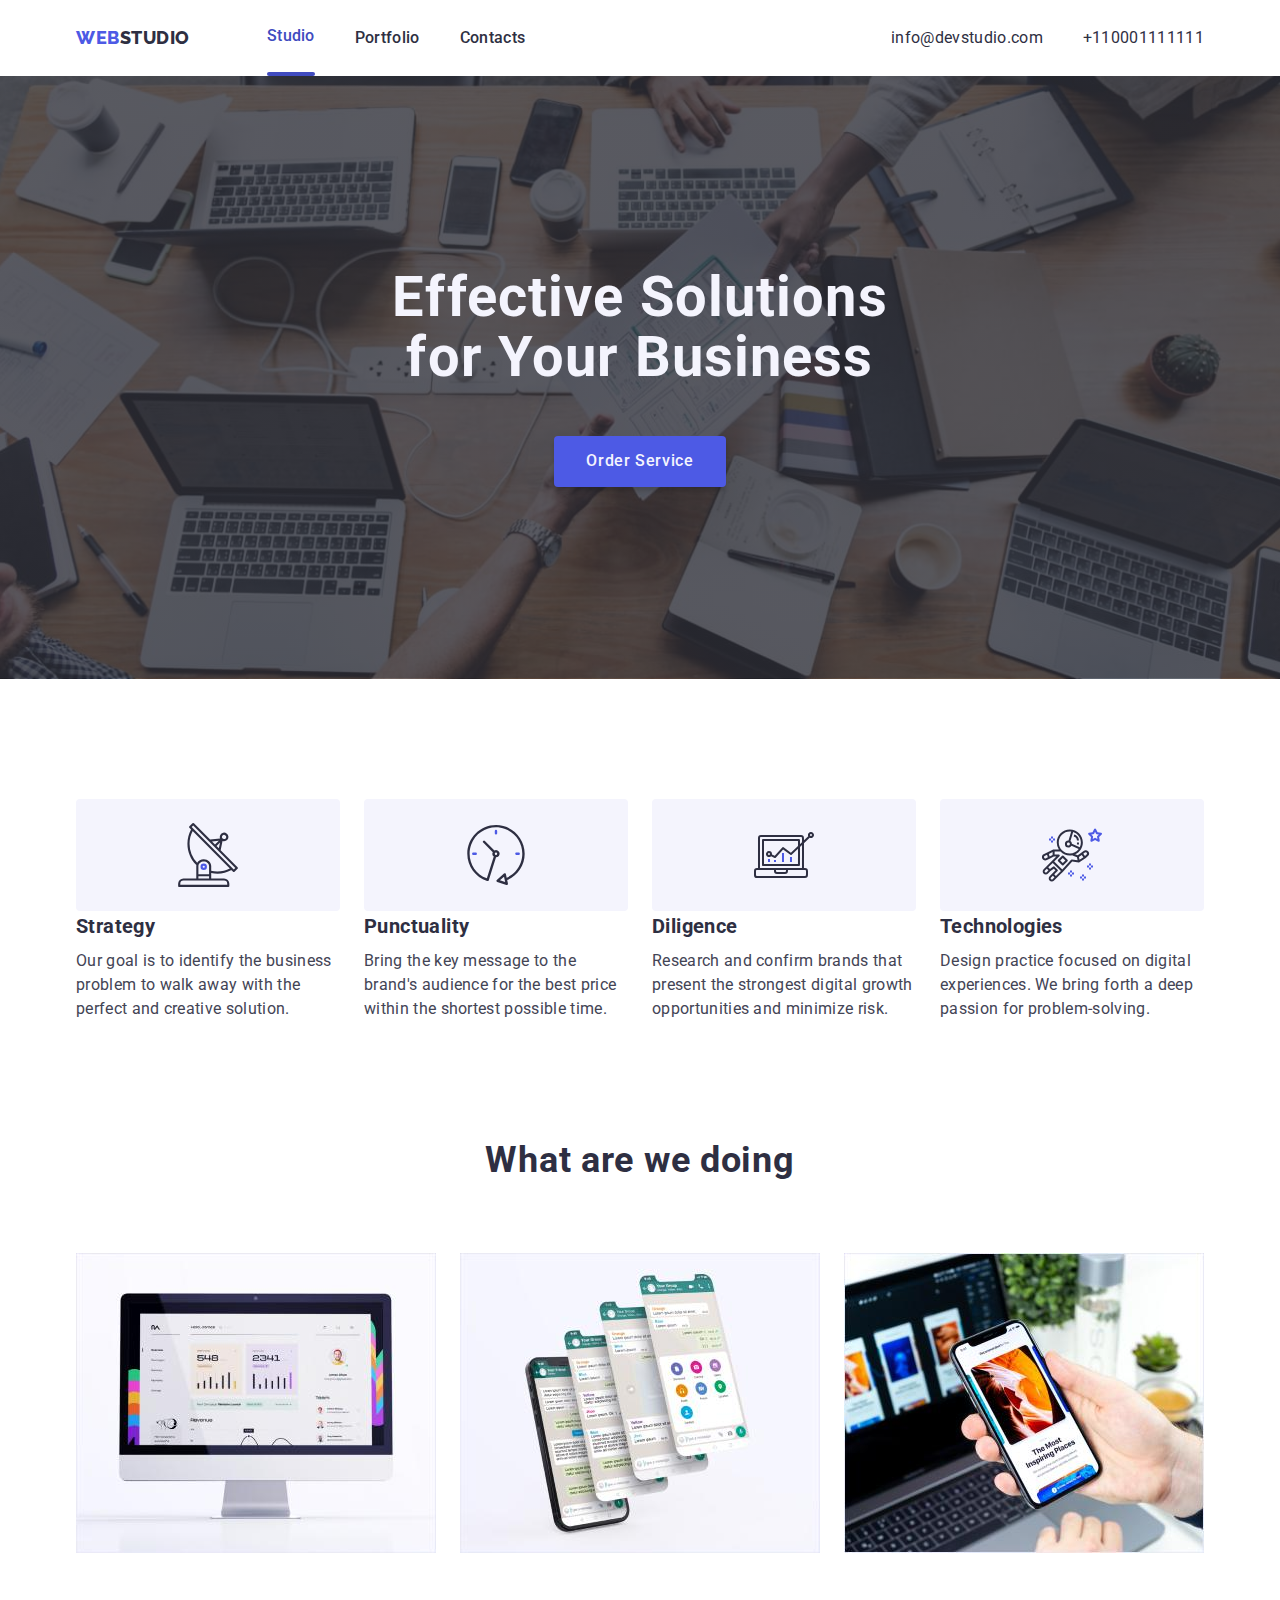
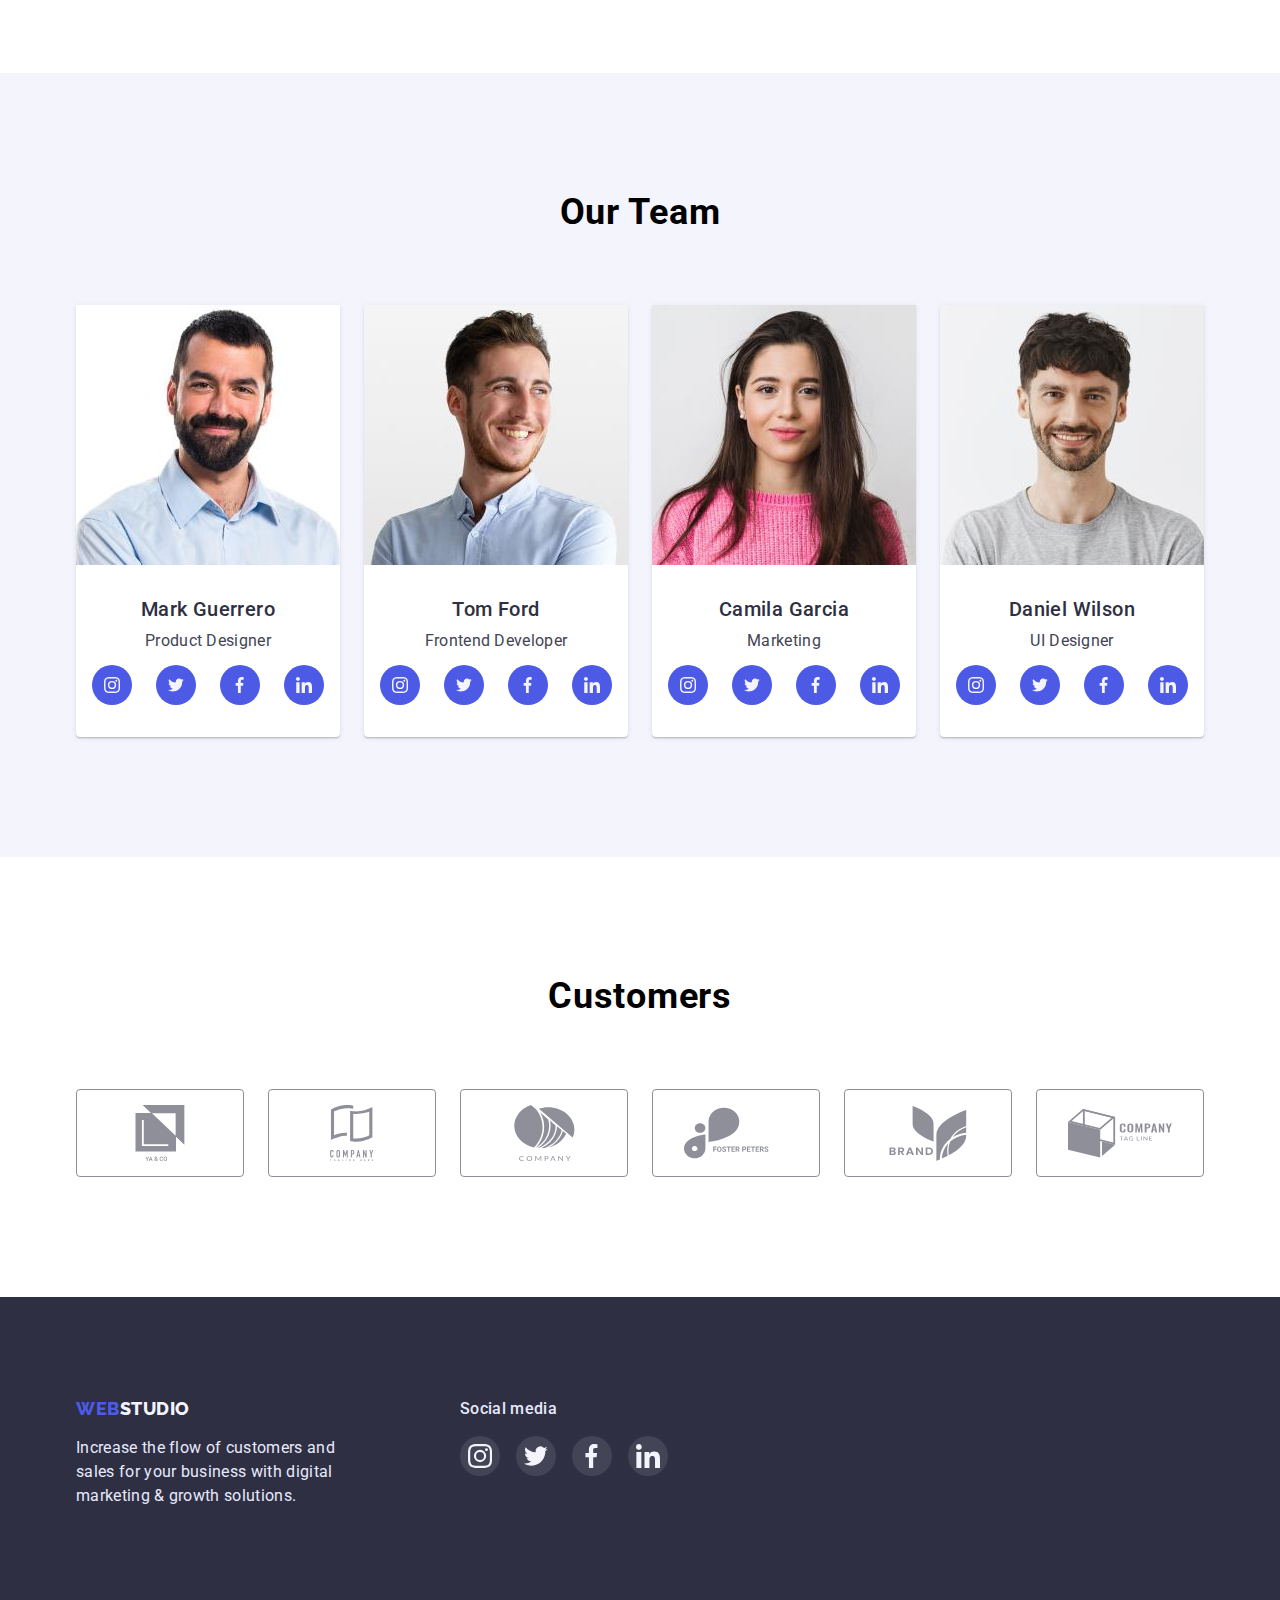
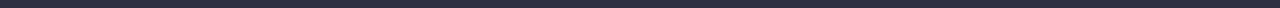
<file: index.html>
<!DOCTYPE html>
<html lang="en">
<head>
    <meta charset="UTF-8">
    <meta http-equiv="X-UA-Compatible" content="IE=edge">
    <meta name="viewport" content="width=device-width, initial-scale=1.0">
    <title>webstudio</title>
    <link href="https://fonts.googleapis.com/css2?family=Raleway:wght@800&family=Roboto:wght@400;500;700;900&display=swap" rel="stylesheet">
    <link rel="stylesheet" href="https://cdnjs.cloudflare.com/ajax/libs/modern-normalize/1.1.0/modern-normalize.min.css">  
    <link rel="stylesheet" href="./css/styles.css">
    
    
</head>
<body>

    <header>
        <div class="container">
            <div class="main-nav">
                <nav class="site-nav">
                    <a href="" class="header-logo"><span>WEB</span>STUDIO</a>
            
                    <ul class="site-nav">
                        <li class="item"><a class="nav-link link-current" href="./index.html">Studio</a></li>
                        <li class="item"><a class="nav-link" href="./portfolio.html">Portfolio</a></li>
                        <li class="item"><a class="nav-link" href="">Contacts</a></li>
                        
                    </ul>
                </nav>
            
                    <ul class="auth-nav" >
            
                        <li class="item"><a class="contacts" href="info@devstudio.com">info@devstudio.com</a></li>
                        <li class="item"><a class="contacts" href="tel:+110001111111">+110001111111</a></li>
                        
                    </ul>
    
            </div>
        </div>
      

    </header>

        
    
     <main>
        
            <section class="hero hero-image">

              
                <h1 class="hero-tittle">Effective Solutions<br>for Your Business</h1>

                <button class="button-hero" type="button" data-modal-open>Order Service</button>
            
                
                
            

        </section>
        
            
        
    
        <section class="our-mission">
            <div class="container">
            <h2 class="visually-hidden">our mission</h2>
            <ul class="feauters-list">

                <li class="list-item">
                    <div class="list-image">
                        <svg class="list-image-svg">
                            <use href="./images/symbol-defs.svg#icon-mission-antena"></use>
                        </svg>
                    </div>
                    <h3 class="our-mission-tittle">Strategy</h3>
                    <p>Our goal is to identify the business problem to walk away with the perfect and creative solution. </p>
                </li>
    
                <li class="list-item">
                    <div class="list-image">
                        <svg class="list-image-svg">
                            <use href="./images/symbol-defs.svg#icon-mission-clock"></use>
                        </svg>
                    </div> 
                    <h3 class="our-mission-tittle">Punctuality</h3>
                    <p>Bring the key message to the brand's audience for the best price within the shortest possible time. </p>
                </li>
    
                <li class="list-item">
                    <div class="list-image">
                        <svg class="list-image-svg">
                            <use href="./images/symbol-defs.svg#icon-mission-comp"></use>
                        </svg>
                    </div>
                    <h3 class="our-mission-tittle">Diligence</h3>
                    <p>Research and confirm brands that present the strongest digital growth opportunities and minimize risk. </p>
                </li>
    
                <li class="list-item">
                    <div class="list-image">
                        <svg class="list-image-svg">
                            <use href="./images/symbol-defs.svg#icon-mission-cosmo"></use>
                        </svg>
                    </div>
                    <h3 class="our-mission-tittle">Technologies</h3>
                    <p>Design practice focused on digital experiences. We bring forth a deep passion for problem-solving. </p>
                </li>
            </ul>
            </div>
            
        </section>
    
        <section class="what-we-do">
            <div class="container">
                <h2 class="what-wedo">What are we doing</h2>
    
                <ul class="what-wedo-list">
                    <li class="what-wedo-item"><img src="./images/wedo1.jpg" alt="computer" width="360"></li>
                    <li class="what-wedo-item"><img src="./images/wedo2.jpg" alt="phone" width="360"></li>
                    <li class="what-wedo-item"><img src="./images/wedo3.jpg" alt="computer and phone" width="360"></li>
                </ul>
            </div>
           
                
            
    
        </section>
    
        <section class="our-team">
            <div class="container">
                <h2 class="our-team-tittle">Our Team</h2>
    
            
                <ul class="our-team-list">
                    <li class="our-team-item">
                        <img src="./images/mark.jpg" alt="mark" width="264" height="260">
                        <div class="team-content">
                            <h3 class="card-name">Mark Guerrero</h3>
                            <p class="card-text">Product Designer</p>
                        
                            <ul class="team-link-set">

                                <li class="team-link-actions">
                                    <a href="" class="team-link-list">
                                        <svg class="team-link-item">
                                            <use href="./images/symbol-defs.svg#icon-instagram"></use>
                                        </svg>
                                    </a>
                                </li>
                                <li class="team-link-actions">
                                    <a href="" class="team-link-list">
                                        <svg class="team-link-item">
                                            <use href="./images/symbol-defs.svg#icon-twitter"></use>
                                        </svg>
                                    </a>
                                </li>
                                <li class="team-link-actions">
                                    <a href="" class="team-link-list">
                                        <svg class="team-link-item">
                                            <use href="./images/symbol-defs.svg#icon-facebook"></use>
                                        </svg>
                                    </a>
                                </li>
                                <li class="team-link-actions">
                                    <a href="" class="team-link-list">
                                        <svg class="team-link-item">
                                            <use href="./images/symbol-defs.svg#icon-linkedin"></use>
                                        </svg>
                                    </a>
                                </li>
                            </ul>
                        </div>
                        
                    </li>
    
                    <li class="our-team-item">
                        <img src="./images/tom.jpg" alt="tom" width="264" height="260">
                        <div class="team-content">
                            <h3 class="card-name">Tom Ford</h3>
                            <p class="card-text">Frontend Developer</p>
                        
                            <ul class="team-link-set">

                                <li class="team-link-actions">
                                    <a href="" class="team-link-list">
                                        <svg class="team-link-item">
                                            <use href="./images/symbol-defs.svg#icon-instagram"></use>
                                        </svg>
                                    </a>
                                </li>
                                <li class="team-link-actions">
                                    <a href="" class="team-link-list">
                                        <svg class="team-link-item">
                                            <use href="./images/symbol-defs.svg#icon-twitter"></use>
                                        </svg>
                                    </a>
                                </li>
                                <li class="team-link-actions">
                                    <a href="" class="team-link-list">
                                        <svg class="team-link-item">
                                            <use href="./images/symbol-defs.svg#icon-facebook"></use>
                                        </svg>
                                    </a>
                                </li>
                                <li class="team-link-actions">
                                    <a href="" class="team-link-list">
                                        <svg class="team-link-item">
                                            <use href="./images/symbol-defs.svg#icon-linkedin"></use>
                                        </svg>
                                    </a>
                                </li>
                            </ul>
                        </div>
                        
                    </li>
    
                    <li class="our-team-item">
                        <img src="./images/camila.jpg" alt="Camilla" width="264" height="260">
                        <div class="team-content">
                            <h3 class="card-name">Camila Garcia</h3>
                            <p class="card-text">Marketing</p>
                        
                            <ul class="team-link-set">

                                <li class="team-link-actions">
                                    <a href="" class="team-link-list">
                                        <svg class="team-link-item">
                                            <use href="./images/symbol-defs.svg#icon-instagram"></use>
                                        </svg>
                                    </a>
                                </li>
                                <li class="team-link-actions">
                                    <a href="" class="team-link-list">
                                        <svg class="team-link-item">
                                            <use href="./images/symbol-defs.svg#icon-twitter"></use>
                                        </svg>
                                    </a>
                                </li>
                                <li class="team-link-actions">
                                    <a href="" class="team-link-list">
                                        <svg class="team-link-item">
                                            <use href="./images/symbol-defs.svg#icon-facebook"></use>
                                        </svg>
                                    </a>
                                </li>
                                <li class="team-link-actions">
                                    <a href="" class="team-link-list">
                                        <svg class="team-link-item">
                                            <use href="./images/symbol-defs.svg#icon-linkedin"></use>
                                        </svg>
                                    </a>
                                </li>
                            </ul>
                        </div>
                    </li>
    
                    <li class="our-team-item"> <img src="./images/daniel.jpg" alt="daniel" width="264" height="260">
                        <div class="team-content">
                            <h3 class="card-name">Daniel Wilson</h3>
                            <p class="card-text">UI Designer</p>
                        
                            <ul class="team-link-set">

                                <li class="team-link-actions">
                                    <a href="" class="team-link-list">
                                        <svg class="team-link-item">
                                            <use href="./images/symbol-defs.svg#icon-instagram"></use>
                                        </svg>
                                    </a>
                                </li>
                                <li class="team-link-actions">
                                    <a href="" class="team-link-list">
                                        <svg class="team-link-item">
                                            <use href="./images/symbol-defs.svg#icon-twitter"></use>
                                        </svg>
                                    </a>
                                </li>
                                <li class="team-link-actions">
                                    <a href="" class="team-link-list">
                                        <svg class="team-link-item">
                                            <use href="./images/symbol-defs.svg#icon-facebook"></use>
                                        </svg>
                                    </a>
                                </li>
                                <li class="team-link-actions">
                                    <a href="" class="team-link-list">
                                        <svg class="team-link-item">
                                            <use href="./images/symbol-defs.svg#icon-linkedin"></use>
                                        </svg>
                                    </a>
                                </li>
                            </ul>
                        </div>
                        
                    </li>
                </ul>
            </div>
   
                   
        </section>

    </main>

    <section class="customers">
    <div class="container">

        
        <h2 class="custom">Customers</h2>
        <ul class="actions-customers">
            <li class="customers-item">
                <a href="" class="customers-link">
                    <svg class="customers-icon">
                        <use href="./images/symbol-defs.svg#icon-custom1"></use>
                    </svg>
                </a>
            </li>
            <li class="customers-item">
                <a href="" class="customers-link">
                    <svg class="customers-icon">
                        <use href="./images/symbol-defs.svg#icon-custom2"></use>
                    </svg>
                </a>
            </li>
            <li class="customers-item">
                <a href="" class="customers-link">
                    <svg class="customers-icon">
                        <use href="./images/symbol-defs.svg#icon-custom3"></use>
                    </svg>
                </a>
            </li>
            <li class="customers-item">
                <a href="" class="customers-link">
                    <svg class="customers-icon">
                        <use href="./images/symbol-defs.svg#icon-custom4"></use>
                    </svg>
                </a>
            </li>
            <li class="customers-item">
                <a href="" class="customers-link">
                    <svg class="customers-icon">
                        <use href="./images/symbol-defs.svg#icon-custom5"></use>
                    </svg>
                </a>
            </li>
            <li class="customers-item">
                <a href="" class="customers-link">
                    <svg class="customers-icon">
                        <use href="./images/symbol-defs.svg#icon-custom6"></use>
                    </svg>
                </a>
            </li>
        </ul>
    </div>
        
        
    </section>
           
    

    

    <footer>
        <div class="container">
            <div class="footer-media">
                <div class="footer-content">
                    <a class="footer-logo" href=""><span>WEB</span>STUDIO</a>
                    <p class="footer-text">Increase the flow of customers and sales for your business with digital marketing & growth solutions.</p>
                </div>
    
                <div class="social">
                    <b class="footer-social-text">Social media</b>
                    
                    <ul class="footer-link-set">
        
                        <li class="footer-link-actions">
                            <a href="" class="footer-link-list">
                                <svg class="footer-link-item">
                                    <use href="./images/symbol-defs.svg#icon-instagram"></use>
                                </svg>
                            </a>
                        </li>
                        <li class="footer-link-actions">
                            <a href="" class="footer-link-list">
                                <svg class="footer-link-item">
                                    <use href="./images/symbol-defs.svg#icon-twitter"></use>
                                </svg>
                            </a>
                        </li>
                        <li class="footer-link-actions">
                            <a href="" class="footer-link-list">
                                <svg class="footer-link-item">
                                    <use href="./images/symbol-defs.svg#icon-facebook"></use>
                                </svg>
                            </a>
                        </li>
                        <li class="footer-link-actions">
                            <a href="" class="footer-link-list">
                                <svg class="footer-link-item">
                                    <use href="./images/symbol-defs.svg#icon-linkedin"></use>
                                </svg>
                            </a>
                        </li>
                    </ul>
                </div>
            </div>
            


        </div>

        
        
    </footer>

    <div class="backdrop is-hidden" data-modal>
        <div class="modal">
            <button class="button-modal" type="button" data-modal-close>
                <svg width="8" height="8">
                    <use href="./images/symbol-defs.svg#close-modal"></use>
                </svg>
            </button>
        </div>
    </div>

    <script src="./js/modal.js"></script>
    
</body>
</html>
</file>
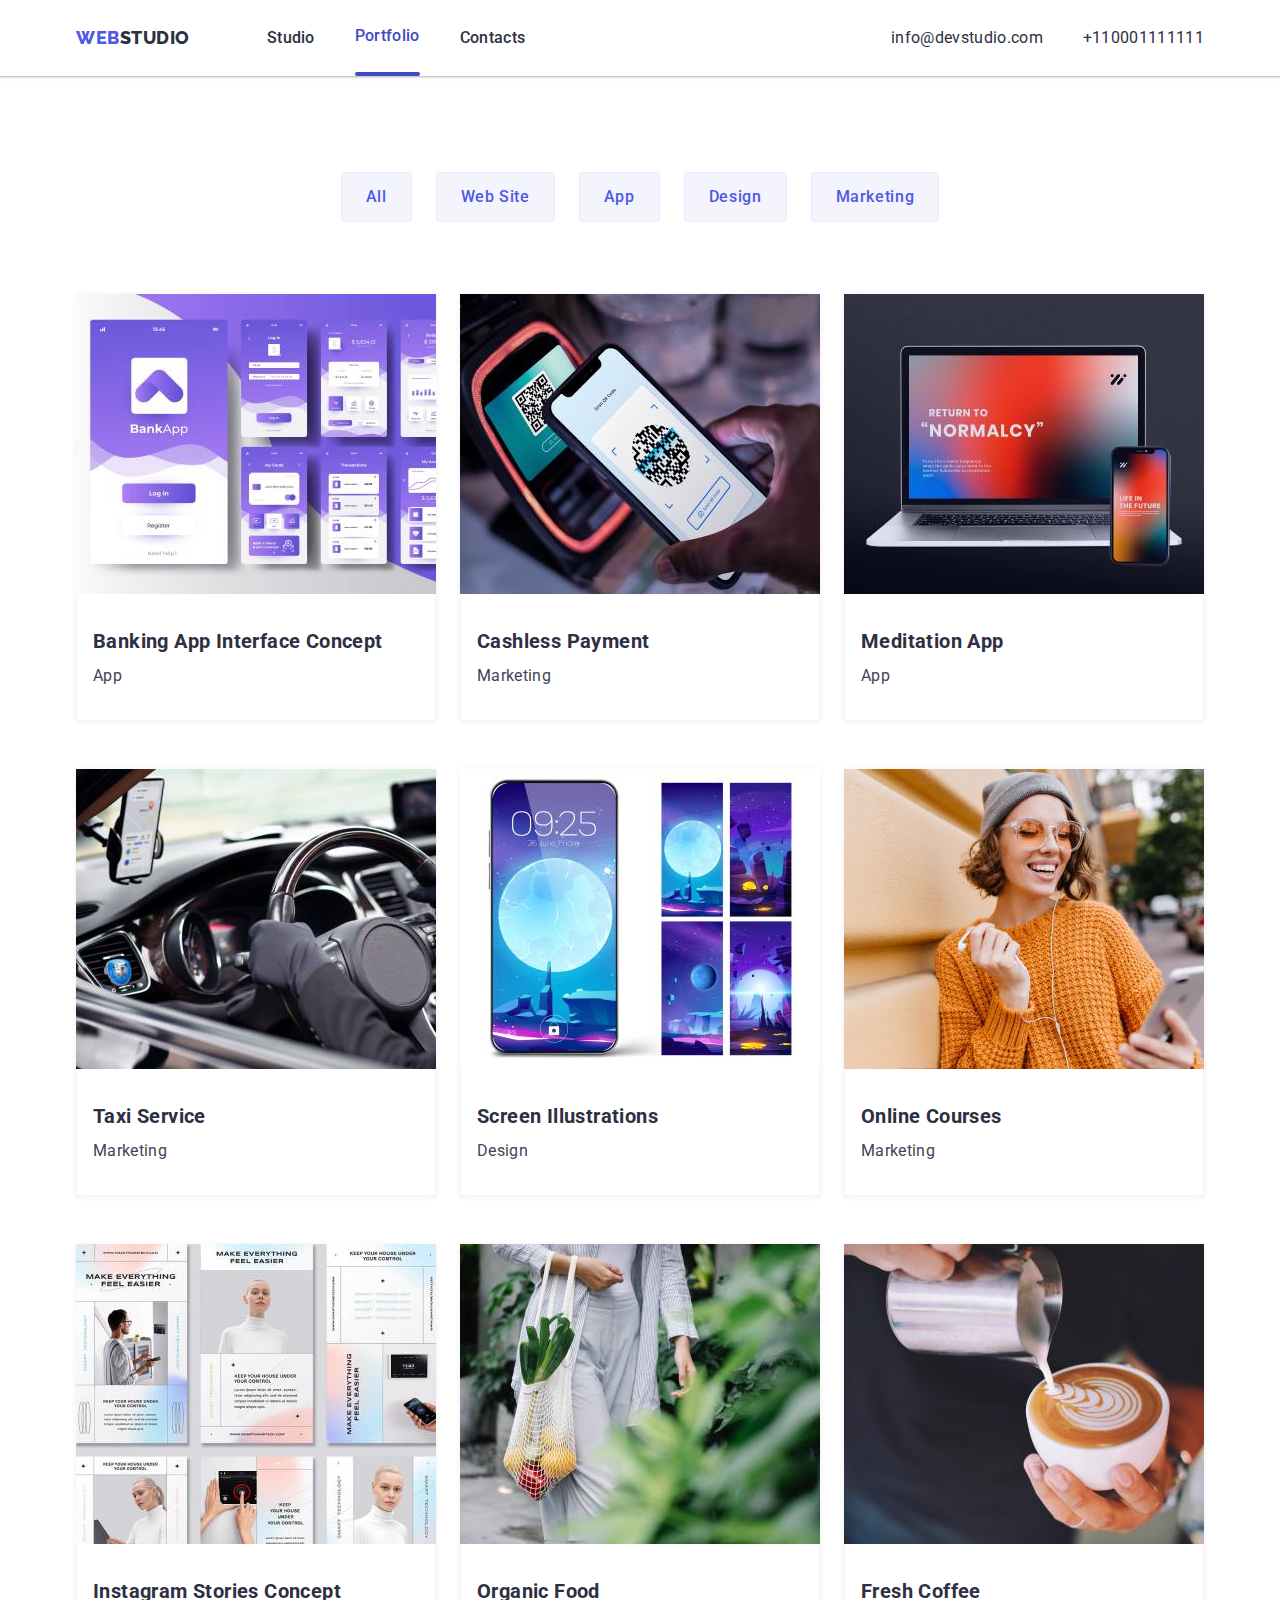
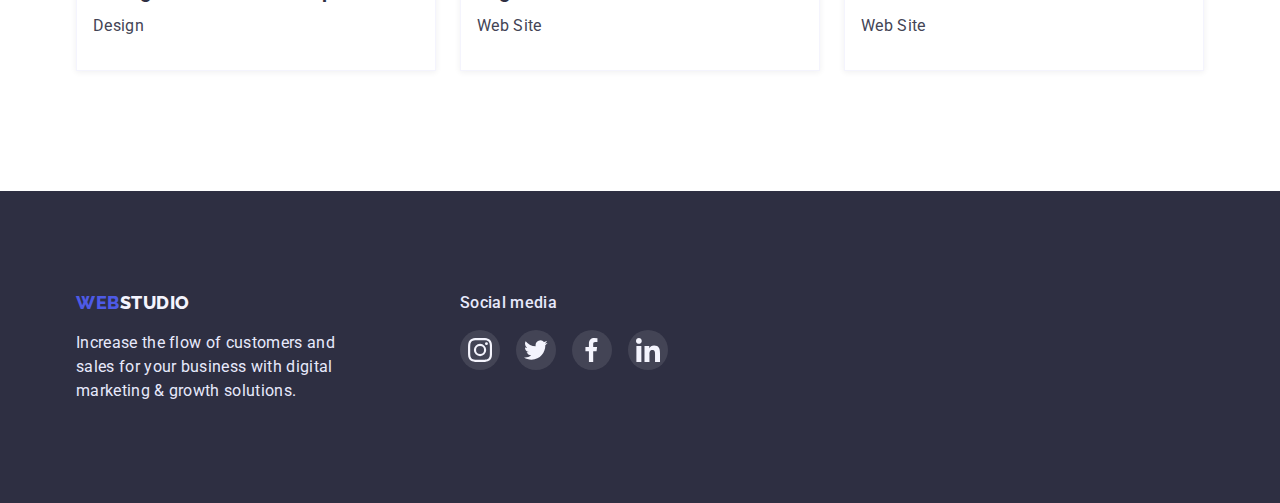
<file: portfolio.html>
<!DOCTYPE html>
<html lang="en">
<head>
    <meta charset="UTF-8">
    <meta http-equiv="X-UA-Compatible" content="IE=edge">
    <meta name="viewport" content="width=device-width, initial-scale=1.0">
    <title>webstudio</title>
    <link href="https://fonts.googleapis.com/css2?family=Raleway:wght@800&family=Roboto:wght@400;500;700;900&display=swap" rel="stylesheet">
    <link rel="stylesheet" href="https://cdnjs.cloudflare.com/ajax/libs/modern-normalize/1.1.0/modern-normalize.min.css">
    <link rel="stylesheet" href="./css/styles.css"> 
    
</head>
<body>
    <header>
        <div class="container">
            <div class="main-nav">
                <nav class="site-nav">
                    <a href="" class="header-logo"><span>WEB</span>STUDIO</a>
            
                    <ul class="site-nav">
                        <li class="item"><a class="nav-link" href="./index.html">Studio</a></li>
                        <li class="item"><a class="nav-link link-current" href="./portfolio.html">Portfolio</a></li>
                        <li class="item"><a class="nav-link" href="">Contacts</a></li>
                        
                    </ul>
                </nav>
            
                    <ul class="auth-nav" >
            
                        <li class="item"><a class="contacts" href="info@devstudio.com">info@devstudio.com</a></li>
                        <li class="item"><a class="contacts" href="tel:+110001111111">+110001111111</a></li>
                        
                    </ul>
    
            </div>
        </div>
      

    </header>

 <main>
    <section class="portfolio">
        <div class="container">
            <h1 class="visually-hidden">portfolio</h1>
        <ul class="filters-list">
            <li class="filters-item"><button class="btn-portfolio" type="button">All</button></li>
            <li class="filters-item"><button class="btn-portfolio" type="button">Web Site</button></li>
            <li class="filters-item"><button class="btn-portfolio" type="button">App</button></li>
            <li class="filters-item"><button class="btn-portfolio" type="button">Design</button></li>
            <li class="filters-item"><button class="btn-portfolio" type="button">Marketing</button></li>
            
        </ul>
   
        <ul class="project-cards">
            
            <li class="pro-card-item"> 
                <a href="" class="pro-card-link">

                    <div class="pro-thumb">
                        <img src="./images/procard1.jpg" alt="procard1" width="360" height="300">

                        <div class="pro-overlay">
                            <div class="pro-card-action">
                                <p class="pro-action-text">
                                    14 Stylish and User-Friendly App Design Concepts · Task Manager App · 
                                    Calorie Tracker App · Exotic Fruit Ecommerce App · Cloud Storage App
                                </p>
                            </div>
                        </div>
                        

                    </div>
                    
                   
                    <div class="pro-card-content">
                        <h3 class="our-mission-item">Banking App Interface Concept</h3>
                        <p class="pro-card-text">App</p>
                    </div>
                    
                         
                </a>
            </li>

            <li class="pro-card-item">
                <a href="" class="pro-card-link">
                    
                    <div class="pro-thumb">
                        <img src="./images/procard2.jpg" alt="procard2" width="360" height="300">

                        <div class="pro-overlay">
                            <div class="pro-card-action">
                                <p class="pro-action-text">
                                    14 Stylish and User-Friendly App Design Concepts · Task Manager App · 
                                    Calorie Tracker App · Exotic Fruit Ecommerce App · Cloud Storage App
                                </p>
                            </div>
                        </div>
                        

                    </div>
                    
                    <div class="pro-card-content">
                        <h3 class="our-mission-item">Cashless Payment</h3>
                        <p class="pro-card-text">Marketing</p>
                    </div>
                       
                    
                </a>
            </li>

            <li class="pro-card-item">
                <a href="" class="pro-card-link">

                    <div class="pro-thumb">
                        <img src="./images/procard3.jpg" alt="procard3" width="360" height="300">

                        <div class="pro-overlay">
                            <div class="pro-card-action">
                                <p class="pro-action-text">
                                    14 Stylish and User-Friendly App Design Concepts · Task Manager App · 
                                    Calorie Tracker App · Exotic Fruit Ecommerce App · Cloud Storage App
                                </p>
                            </div>
                        </div>
                        

                    </div>
                    
                    <div class="pro-card-content">
                        <h3 class="our-mission-item">Meditation App</h3>
                        <p class="pro-card-text">App</p>
                    </div>
                    
                          
                </a>
            </li>
        
            <li class="pro-card-item">
                <a href="" class="pro-card-link">
                    
                    <div class="pro-thumb">
                        <img src="./images/procard4.jpg" alt="procard4" width="360" height="300">

                        <div class="pro-overlay">
                            <div class="pro-card-action">
                                <p class="pro-action-text">
                                    14 Stylish and User-Friendly App Design Concepts · Task Manager App · 
                                    Calorie Tracker App · Exotic Fruit Ecommerce App · Cloud Storage App
                                </p>
                            </div>
                        </div>
                        

                    </div>

                    <div class="pro-card-content">
                        <h3 class="our-mission-item">Taxi Service</h3>
                        <p class="pro-card-text">Marketing</p>
                    </div>
                      
                    
                </a>
            </li>
    
            <li class="pro-card-item">
                <a href="" class="pro-card-link">

                    <div class="pro-thumb">
                        <img src="./images/procard5.jpg" alt="procard5" width="360" height="300">

                        <div class="pro-overlay">
                            <div class="pro-card-action">
                                <p class="pro-action-text">
                                    14 Stylish and User-Friendly App Design Concepts · Task Manager App · 
                                    Calorie Tracker App · Exotic Fruit Ecommerce App · Cloud Storage App
                                </p>
                            </div>
                        </div>
                        

                    </div>

                    <div class="pro-card-content">
                        <h3 class="our-mission-item">Screen Illustrations</h3>
                        <p class="pro-card-text">Design</p>
                    </div>
                      
                    
                </a>
            </li>
    
            <li class="pro-card-item">
                <a href="" class="pro-card-link">

                    <div class="pro-thumb">
                        <img src="./images/procard6.jpg" alt="procard6" width="360" height="300">

                        <div class="pro-overlay">
                            <div class="pro-card-action">
                                <p class="pro-action-text">
                                    14 Stylish and User-Friendly App Design Concepts · Task Manager App · 
                                    Calorie Tracker App · Exotic Fruit Ecommerce App · Cloud Storage App
                                </p>
                            </div>
                        </div>
                        

                    </div>

                    <div class="pro-card-content">
                        <h3 class="our-mission-item">Online Courses</h3>
                        <p class="pro-card-text">Marketing</p>
                    </div>
                       
                    
                </a>
            </li>
        
            <li class="pro-card-item">
                <a href="" class="pro-card-link">

                    <div class="pro-thumb">
                        <img src="./images/procard7.jpg" alt="procard7" width="360" height="300">

                        <div class="pro-overlay">
                            <div class="pro-card-action">
                                <p class="pro-action-text">
                                    14 Stylish and User-Friendly App Design Concepts · Task Manager App · 
                                    Calorie Tracker App · Exotic Fruit Ecommerce App · Cloud Storage App
                                </p>
                            </div>
                        </div>
                        

                    </div>

                    <div class="pro-card-content">
                        <h3 class="our-mission-item">Instagram Stories Concept</h3>
                        <p class="pro-card-text">Design</p>
                    </div>
                       
                </a>
            </li>
    
            <li class="pro-card-item">
                <a href="" class="pro-card-link">

                    <div class="pro-thumb">
                        <img src="./images/procard8.jpg" alt="procard8" width="360" height="300">

                        <div class="pro-overlay">
                            <div class="pro-card-action">
                                <p class="pro-action-text">
                                    14 Stylish and User-Friendly App Design Concepts · Task Manager App · 
                                    Calorie Tracker App · Exotic Fruit Ecommerce App · Cloud Storage App
                                </p>
                            </div>
                        </div>
                        

                    </div>

                    <div class="pro-card-content">
                        <h3 class="our-mission-item">Organic Food</h3>
                        <p class="pro-card-text">Web Site</p>
                    </div>
                      
                </a>
            </li>
    
            <li class="pro-card-item">
                <a href="" class="pro-card-link">

                    <div class="pro-thumb">
                        <img src="./images/procard9.jpg" alt="procard9" width="360" height="300">

                        <div class="pro-overlay">
                            <div class="pro-card-action">
                                <p class="pro-action-text">
                                    14 Stylish and User-Friendly App Design Concepts · Task Manager App · 
                                    Calorie Tracker App · Exotic Fruit Ecommerce App · Cloud Storage App
                                </p>
                            </div>
                        </div>
                        

                    </div>

                    <div class="pro-card-content">
                        <h3 class="our-mission-item">Fresh Coffee</h3>
                        <p class="pro-card-text">Web Site</p>
                    </div>
                    
                </a>
            </li>
        </ul>
        </div>

    </section>
 </main>

 <footer>
    <div class="container">
        <div class="footer-media">
            <div class="footer-content">
                <a class="footer-logo" href=""><span>WEB</span>STUDIO</a>
                <p class="footer-text">Increase the flow of customers and sales for your business with digital marketing & growth solutions.</p>
            </div>
            <div class="social">
                <b class="footer-social-text">Social media</b>
                
                <ul class="footer-link-set">
    
                    <li class="footer-link-actions">
                        <a href="" class="footer-link-list">
                            <svg class="footer-link-item">
                                <use href="./images/symbol-defs.svg#icon-instagram"></use>
                            </svg>
                        </a>
                    </li>
                    <li class="footer-link-actions">
                        <a href="" class="footer-link-list">
                            <svg class="footer-link-item">
                                <use href="./images/symbol-defs.svg#icon-twitter"></use>
                            </svg>
                        </a>
                    </li>
                    <li class="footer-link-actions">
                        <a href="" class="footer-link-list">
                            <svg class="footer-link-item">
                                <use href="./images/symbol-defs.svg#icon-facebook"></use>
                            </svg>
                        </a>
                    </li>
                    <li class="footer-link-actions">
                        <a href="" class="footer-link-list">
                            <svg class="footer-link-item">
                                <use href="./images/symbol-defs.svg#icon-linkedin"></use>
                            </svg>
                        </a>
                    </li>
                </ul>
            </div>
        </div>
       
        
    </div>
    
</footer>
  
    
</body>
</html>
</file>
<file: css/styles.css>
:root{
    --primary-text-color: #434455;
    --navy-blue: #2E2F42;
    --primary-brand: #4D5AE5;
    --color-white: #ffffff;
    --accent-cornflower: #E7E9FC;
    --light-cloud: #F4F4FD;
}


.container{
    width: 1158px;
    padding-left: 15px;
    padding-right: 15px;
    margin-left: auto;
    margin-right: auto;

    
}
header{
    box-shadow: 0px 2px 1px rgba(46, 47, 66, 0.08), 0px 1px 1px rgba(46, 47, 66, 0.16), 0px 1px 6px rgba(46, 47, 66, 0.08);
}


body{
    font-family: Roboto,sans-serif;
    letter-spacing: 0.02em;
    background-color: var(--color-white);
    

}
ul,
p,
h1,
h2,

h4,
h5,
h6{
    list-style: none;
    padding: 0;
    margin: 0;
}
h3{

    font-weight: 500;
    font-size: 20px;
    line-height: 1.2;
    letter-spacing: 0.02em;

    color: var(--navy-blue);
    padding: 0;
    margin: 0;
}
span{
    color: var(--primary-brand);
}
p{
    color: var(--primary-text-color);
    
    font-weight: 400;
    font-size: 16px;
    line-height: 1.5;
    letter-spacing: 0.02em;
}
img{
    display: block;
    max-width: 100%;
}






button{
    font-family: inherit;
    cursor: pointer;
   
    
}
.btn-portfolio{
    
    
    font-weight: 500;
    font-size: 16px;
    line-height: 1.5;
    letter-spacing: 0.04em;
    background-color: var(--light-cloud);
    color: var(--primary-brand);

    display: flex;
    flex-direction: row;
    justify-content: center;
    align-items: center;
    padding: 12px 24px;
    border: 1px solid #E7E9FC;
    border-radius: 4px;

    

    transition: background-color 250ms cubic-bezier(0.4, 0, 0.2, 1),
    box-shadow 250ms cubic-bezier(0.4, 0, 0.2, 1), color 250ms cubic-bezier(0.4, 0, 0.2, 1), border-color 250ms cubic-bezier(0.4, 0, 0.2, 1);




}
.btn-portfolio:hover, .btn-portfolio:focus{
    color: var(--light-cloud);
    background-color: var(--primary-brand);
    box-shadow: 0px 3px 1px rgba(0, 0, 0, 0.1), 0px 2px 1px rgba(0, 0, 0, 0.08), 0px 2px 2px rgba(0, 0, 0, 0.12);
    border-color: transparent;
}

.filters-list{
    display: flex;
    justify-content: center;
    align-items: center;

    /* padding: 8px 16px; */
    margin-bottom: 72px;

   
}
.filters-item{
    margin-right: 24px;
   
   
}
.filters-item:last-child{
    margin-right: 0;
}



.hero{
   
    
    max-width: 1440px;
    
    margin-right: auto;
    margin-left: auto;
    background-image:linear-gradient(to right, rgba(47, 48, 57, 0.8),
    rgba(47, 48, 57, 0.8) ), url(../images/bg-hero.jpg);
   
    
    
    background-repeat: no-repeat;
    background-position: center;
    background-size: cover;

    text-align: center;

    padding-top: 192px;
    padding-bottom: 192px;
    
    

}
.list-image{
    
    height: 112px;
    display: flex;
    justify-content: center;
    align-items: center;

    background-color: #F4F4FD;
    border-radius: 4px;
}
.list-image-svg{
    width: 60px;
    height: 64px;
    
}

.our-mission{
    padding-top: 120px;
    padding-bottom: 120px;
}

.our-mission-tittle{
   

    font-weight: 700;
    font-size: 20px;
    line-height: 1.5;
    letter-spacing: 0.02em;

    margin-bottom: 8px;
}

.header-logo{
    font-family: Raleway,sans-serif ;
    font-size: 18px;
    line-height: 1.33;
    text-decoration: none;
    color: var(--navy-blue);
    letter-spacing: 0.03em;
    font-weight: 800;

    margin-right: 77px;
   



}



.site-nav{
    display: flex;
    align-items: center;

}
.main-nav{
    display: flex;
    align-items: center;

    
}
.site-nav .item{
    margin-right: 40px;
    
}
.site-nav .item:last-child{
    margin-right: 0;
}

.nav-link{
        font-weight: 500;
        font-size: 16px;
        line-height: 1.5;
        letter-spacing: 0.02em;
        text-decoration: none;
        color: var(--navy-blue);

        padding-top: 24px;
        padding-bottom: 24px;
        display: block;

        transition-property: color;
        transition-duration: 250ms;
        transition-timing-function: cubic-bezier(0.4, 0, 0.2, 1);
}




.nav-link:hover, .nav-link:focus{
    color: var(--primary-brand);
   
}
.auth-nav{
    display: flex;
    margin-left: auto;
    
}

.auth-nav .item{
    margin-right: 40px;
}
.auth-nav .item:last-child{
    margin-right: 0;
}
.link-current{
    color: #404BBF;
}

.link-current::after{
        position: relative;
        content: "";
        display: block;
        bottom: -24px;
        
        left: 0;
        height: 4px;
        border-radius: 2px;
        background-color: #404BBF;
}
    




.contacts{
    
    font-weight: 400;
    font-size: 16px;
    line-height: 1.5;
    letter-spacing: 0.02em;

    text-decoration: none;
    color: var(--navy-blue);
    padding-top: 24px;
    padding-bottom: 24px;

    transition-property: color;
    transition-duration: 250ms;
    transition-timing-function: cubic-bezier(0.4, 0, 0.2, 1);

}


.contacts:hover, .contacts:focus{
    color: var(--primary-brand);
}
.button-hero{

    font-weight: 500;
    font-size: 16px;
    line-height: 1.18;
    letter-spacing: 0.04em;
    background-color: var(--primary-brand);
    color: var(--light-cloud);
    box-shadow: 0px 4px 4px rgba(0, 0, 0, 0.15);

    border-radius: 4px;
    padding: 16px 32px;
    display: inline-block;

    min-width: 170px;

    text-align: center;
    border: 0;
    
    transition-property: background-color;
    transition-duration: 250ms;
    transition-timing-function: cubic-bezier(0.4, 0, 0.2, 1);



}
.button-hero:hover, .button-hero:focus{
    color: var(--light-cloud);
    background-color: #404BBF;
}
.hero-tittle{
    font-weight: 700;
    font-size: 56px;
    line-height: 1.07;

    

    text-align: center;
    letter-spacing: 0.02em;

    color: var(--light-cloud);
    margin-bottom: 48px;
    

    

}

.visually-hidden{
    
    
    position: absolute;
    white-space: nowrap;
    width: 1px;
    height: 1px;
    overflow: hidden;
    border: 0;
    padding: 0;
    clip: rect(0 0 0 0);
    clip-path: inset(50%);
    margin: -1px;

   
}
.portfolio{
    padding-top: 96px;
    padding-bottom: 120px;
}

.feauters-list{
    display: flex;
    
    
   
    
    
}
.list-item{
    
    margin-right: 24px;
    flex-basis: calc(100% / 4 );
}

.list-item:last-child{
    margin-right: 0;
}
.what-we-do{
    padding-bottom: 120px;
}

.what-wedo{
    font-weight: 700;
    font-size: 36px;
    line-height: 1.11;
    letter-spacing: 0.02em;

    color: var(--navy-blue);

    margin-bottom: 72px;
    text-align: center;
    padding-bottom: 0;
    padding-top: 0;
}
.what-wedo-list{
    display: flex;
    
}
.what-wedo-item{
    margin-right: 24px;
    
}
.what-wedo-item:last-child{
    margin-right: 0;
}
.our-team-tittle{
    font-weight: 700;
    font-size: 36px;
    line-height: 1.11;
    letter-spacing: 0.02em;

    margin-bottom: 72px;
   
    text-align: center;

    
}
.our-team-list{
    display: flex;
}
.pro-card-content{
    padding-top: 32px;
    padding-bottom: 32px;
    padding-left: 16px;

    border-bottom: 0.5px solid #F4F4FD;
    border-right: 0.5px solid #F4F4FD;
    border-left: 0.5px solid #F4F4FD;
    
}
.pro-card-link{
    display: block;
    box-shadow: 0px 1px 6px rgba(46, 47, 66, 0.08);

    transition-property: box-shadow;
    transition-duration: 250ms;
    transition-timing-function: cubic-bezier(0.4, 0, 0.2, 1);

    
    

    
}
.pro-card-link:hover{
    box-shadow: 0px 1px 6px rgba(46, 47, 66, 0.08), 0px 1px 1px rgba(46, 47, 66, 0.16), 0px 2px 1px rgba(46, 47, 66, 0.08);

}
.pro-card-link:focus{
    box-shadow: 0px 1px 6px rgba(46, 47, 66, 0.08), 0px 1px 1px rgba(46, 47, 66, 0.16), 0px 2px 1px rgba(46, 47, 66, 0.08);
}


.pro-thumb{
    position: relative;
    overflow: hidden;
  
    
}
.pro-thumb:hover .pro-action-text{
    opacity: 1;
    
}
.pro-thumb:hover::before{
    opacity: 1;
}
.pro-overlay{
    
    position: absolute;
    top: 0;
    left: 0;

    width: 100%;
    height: 100%;
    background-color: #4D5AE5;

    

    transform: translateY(100%);
    transition: transform 250ms cubic-bezier(0.4, 0, 0.2, 1);
    
}
.pro-card-item:hover .pro-overlay{
    transform: translateY(0%);
    box-shadow: 0px 1px 6px rgba(46, 47, 66, 0.08), 0px 1px 1px rgba(46, 47, 66, 0.16), 0px 2px 1px rgba(46, 47, 66, 0.08);
}
.pro-card-link:focus .pro-overlay{
    transform: translateY(0%);
    box-shadow: 0px 1px 6px rgba(46, 47, 66, 0.08), 0px 1px 1px rgba(46, 47, 66, 0.16), 0px 2px 1px rgba(46, 47, 66, 0.08);
}
.pro-action-text{
    position: absolute;
    bottom: 164px;
    left: 32px;
    
    font-weight: 400;
    font-size: 16px;
    line-height: 1.5;
    letter-spacing: 0.02em;

    width: 296px;
    height: 96px;

    /* opacity: 0; */
    color: var(--light-cloud);

    
}




.our-mission-item{
    font-weight: 700;
    font-size: 20px;
    line-height: 1.5;
    letter-spacing: 0.02em;

    
    /* padding-right: auto; */
    

    
    
}


.card-name{
    margin-bottom: 8px;
}
.card-text{
    
    padding-bottom: 0;
    margin-bottom: 12px;
}

.our-team-item{
    background-color: var(--color-white);

    margin-right: 24px;
    
    border-radius: 0px 0px 4px 4px;

    flex-direction: column;

    box-shadow: 0px 1px 6px rgba(46, 47, 66, 0.08), 0px 1px 1px rgba(46, 47, 66, 0.16), 0px 2px 1px rgba(46, 47, 66, 0.08);
    border-radius: 0px 0px 4px 4px;
    
}
.team-content{
    padding-top: 32px;
    padding-bottom: 32px;
    padding-right: 16px;
    padding-left: 16px;
    text-align: center;
}


.pro-card-text{
    
    margin-top: 8px;
    

}
.our-team{
    background-color: var(--light-cloud);

    padding-top: 120px;
    padding-bottom: 120px;
}

.team-link-set{
    display: flex;
    justify-content: center;

    
    margin: 0
}
.team-link-actions{
    margin-right: 24px;
}
.team-link-actions:last-child{
    margin-right: 0;
}
.team-link-list{
    width: 40px;
    height: 40px;

    display: block;
    background-color: var(--primary-brand);
    border-radius: 50%;
    
    padding-top: 12px;
    padding-bottom: 12px;
    padding-left: 12px;
    padding-right: 12px;

    transition-property: background-color;
    transition-duration: 250ms;
    transition-timing-function: cubic-bezier(0.4, 0, 0.2, 1);
    
}
.team-link-list:hover{
    background-color: #404BBF;
}
.team-link-list:focus{
    background-color: #404BBF;
}
.team-link-item{
    width: 16px;
    height: 16px;
    
}

.project-cards{
   
    display: flex;
    flex-wrap: wrap;

    /* margin-right: -24px;
    margin-bottom: -48px; */

    gap: 48px 24px;

   
}


.project-cards a{
    text-decoration: none;
    color: var(--navy-blue);
    
    
}
.pro-card-item{
    
    flex-basis: calc((100% - 48px ) / 3);

    /* margin-right: 24px;
    margin-bottom: 48px; */

   
    
    
    
    
}
.customers{
    padding-top: 120px;
    padding-bottom: 120px;
}
.actions-customers{
    display: flex;
    
    
}
.customers-item{
    margin-right: 24px;
}
.customers-item:last-child{
    margin-right: 0;
}
.customers-link{
    display: flex;
    justify-content: center;
    align-items: center;
    width: 168px;
    height: 88px;
   
    padding: 0;
    

    border: 1px solid #8E8F99;
    border-radius: 4px;

    background-color: #fff;
    fill: #8E8F99;

    transition-property: fill, border-color #404BBF;
    transition-duration: 250ms;
    transition-timing-function: cubic-bezier(0.4, 0, 0.2, 1);
    
}
.customers-link:hover{
    border-color: #404BBF;
    fill: #404BBF;

}
.customers-link:focus{
    border: 1px solid #404BBF;
    fill: #404BBF;

}



.customers-icon{
    width: 104px;
    height: 56px;
   
    
   
}



.custom{
    font-weight: 700;
    font-size: 36px;
    line-height: 1.11;
    letter-spacing: 0.02em;

    margin-bottom: 72px;
    
   
    text-align: center; 
}


.footer-logo{
    font-family: Raleway,sans-serif ;
    font-size: 18px;
    line-height: 1.33;
    text-decoration: none;
    color: var(--light-cloud);
    letter-spacing: 0.03em;
    font-weight: 800;

    
    display: block;
    margin-bottom: 16px;


}
footer{
    background-color: var(--navy-blue);

    padding-top: 100px;
    display: flex;
    
    padding-bottom: 100px;

    
    
   
    

    
}
.footer-media{
    display: flex;
}

.footer-text{
    color: var(--accent-cornflower);

    
    display: block;
    width: 264px;
    
}

.social{
   
    
    margin-left: 120px;
    
}
.footer-link-set{
   

    display: flex;
    flex-direction: row;
    align-items: flex-start;
    padding: 0px;
    gap: 16px;
    margin-top: 15px;
    
    

}

.footer-link-list{
    width: 40px;
    height: 40px;

    display: block;
    background-color: rgba(255, 255, 255, 0.1);
    border-radius: 50%;
    
    padding-top: 8px;
    padding-bottom: 8px;
    padding-left: 8px;
    padding-right: 8px;

    transition-property: background-color;
    transition-duration: 250ms;
    transition-timing-function: cubic-bezier(0.4, 0, 0.2, 1);
}
.footer-link-list:hover{
    background-color: #31D0AA;
}
.footer-link-list:focus{
    background-color: #31D0AA;
}
.footer-link-item{
    width: 24px;
    height: 24px;
}
.footer-social-text{
    color: var(--accent-cornflower);
    
    
    font-weight: 500;
    font-size: 16px;
    line-height: 1.5;
    
}

.backdrop{
    position: fixed;
    top: 0;
    left: 0;
    width: 100%;
    height: 100%;

    background-color: rgba(46, 47, 66, 0.4);

    opacity: 1;
    transition: opacity 250ms cubic-bezier(0.4, 0, 0.2, 1);


}
.backdrop.is-hidden{
    opacity: 0;
    pointer-events: none;
    visibility: hidden;
}

.backdrop.is-hidden .modal{
    transform: translate(-50%, -50%) scale(1.1);
}
.modal{
    position: absolute;
    top: 50%;
    left: 50%;
    transform: translate(-50%, -50%) scale(1);

    width: 408px;
    height: 576px;

    background-color: #FCFCFC;

    transition: transform 250ms cubic-bezier(0.4, 0, 0.2, 1), visibility 250ms cubic-bezier(0.4, 0, 0.2, 1);


}

.button-modal{
    width: 24px;
    height: 24px;
    
    bottom: 528px;
    left:360px;
   
    background-color: #E7E9FC;
    border: 1px solid rgba(0, 0, 0, 0.1);
    border-radius: 50%;

    position: absolute;

}
</file>
